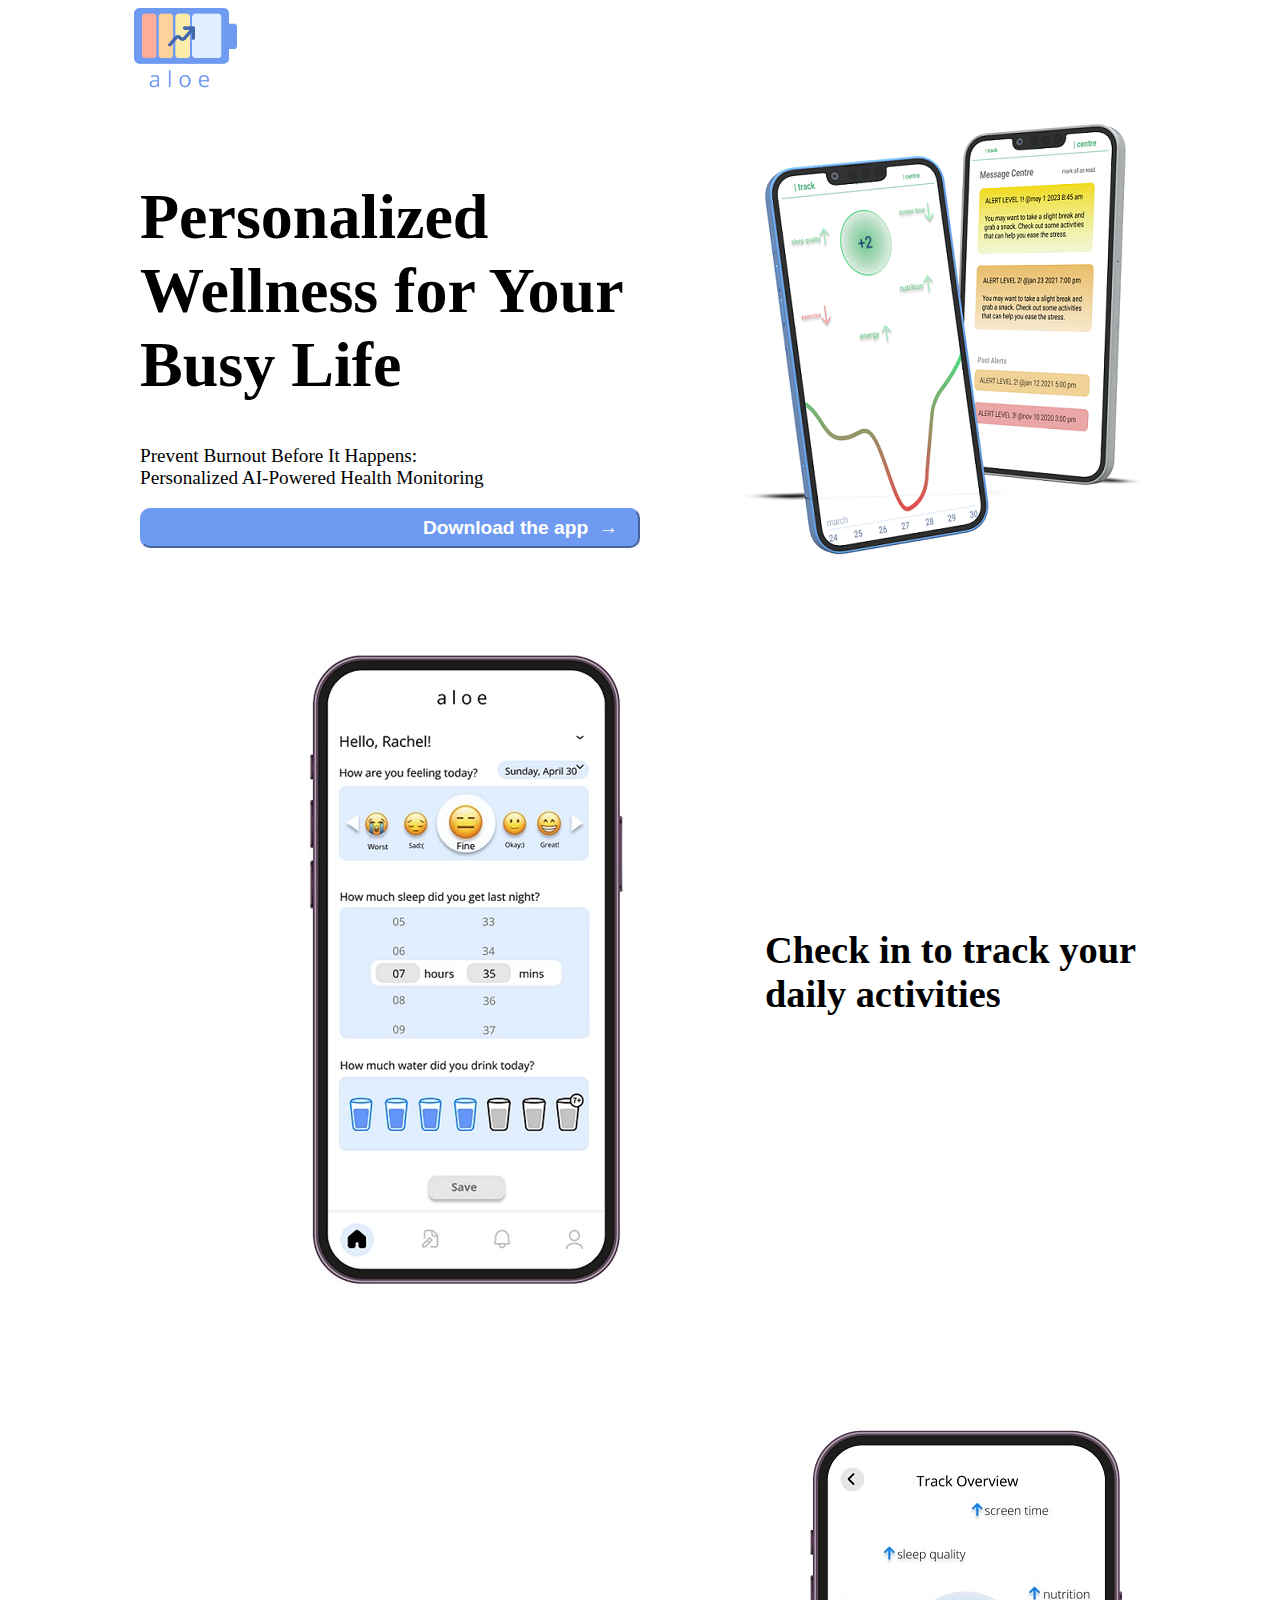
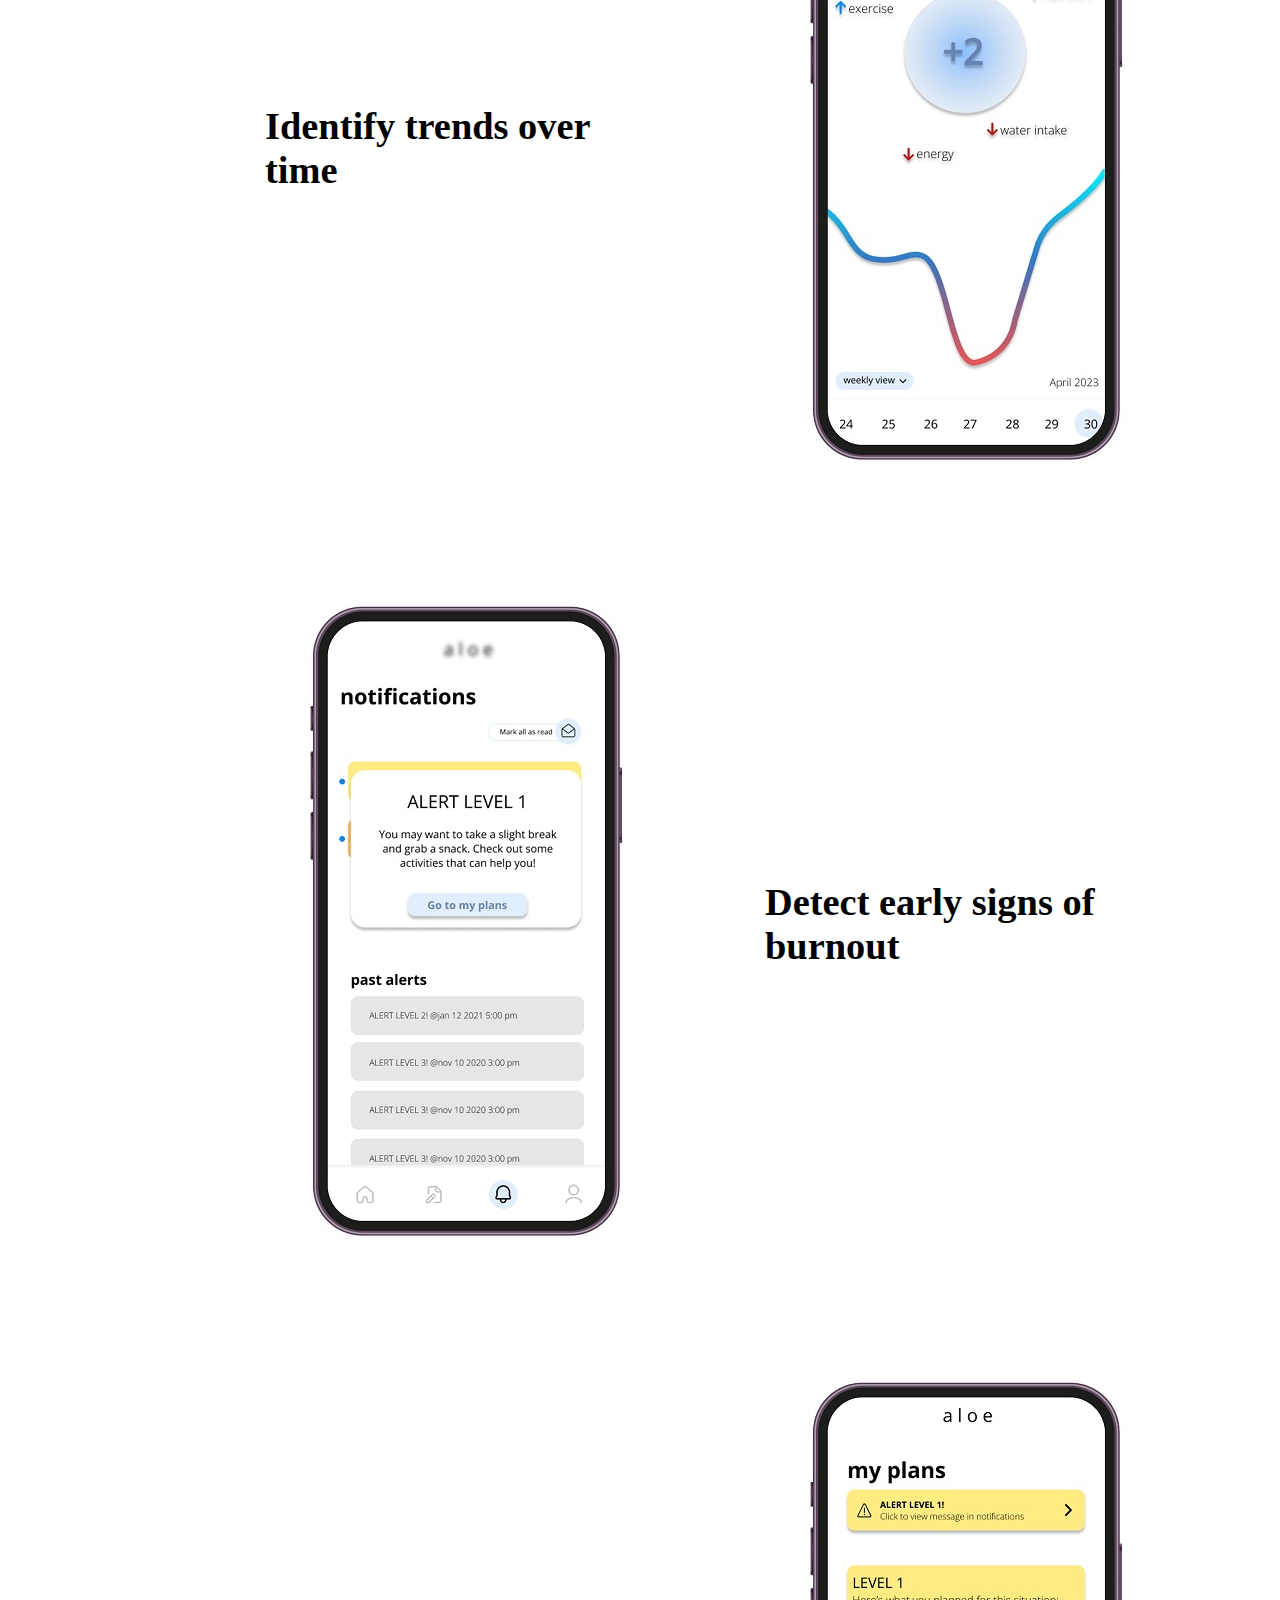
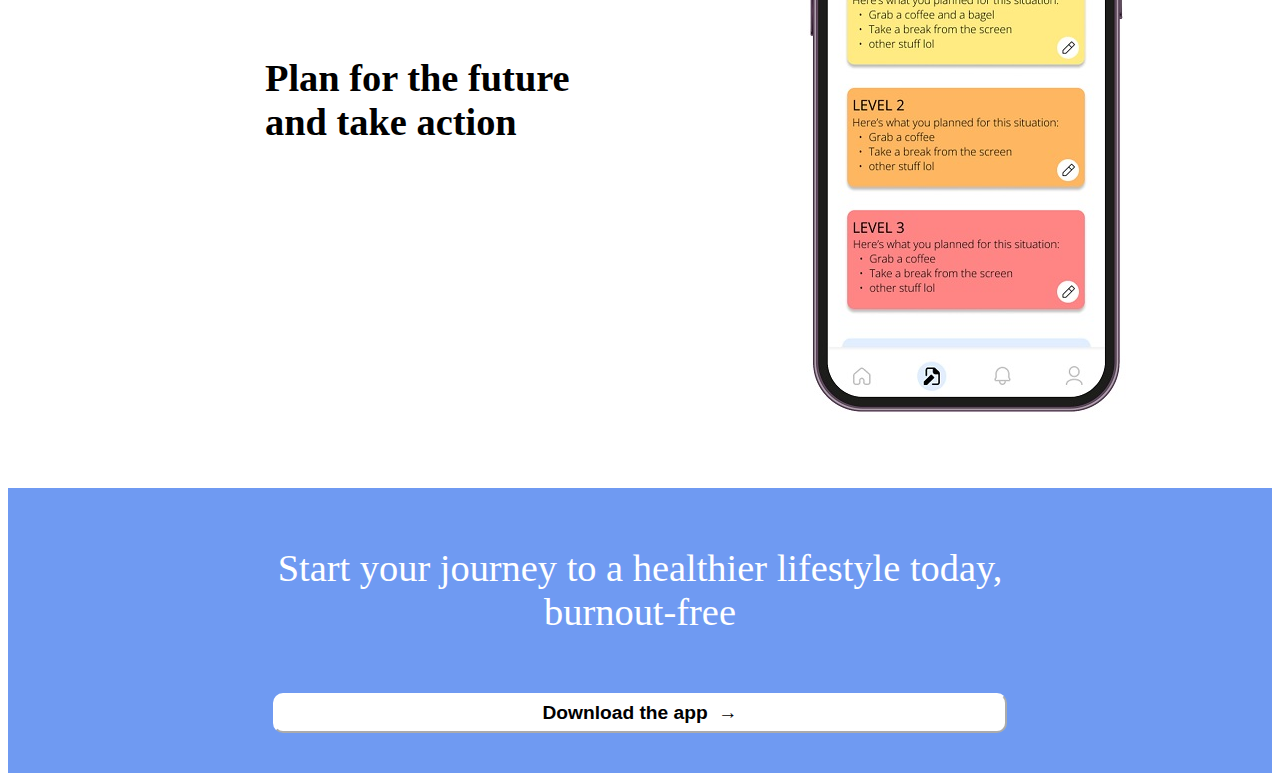
<file: index.html>
<!DOCTYPE html>
<html lang="en">
  <head>
    <meta charset="UTF-8" />
    <title>aloe - Personalized Health for Burnout Prevention</title>
    <script src="index.js?version=2" defer></script>
    <link rel="stylesheet" href="index.css" />
  </head>
  <body>
    <main>
      <header>
        <img class="logo" src="images/logo_battery.png" alt="Your Logo" />
      </header>
      <div class="container">
        <div class="text">
          <h1 class="h1">Personalized Wellness for Your Busy Life</h1>
          <p class="p">
            Prevent Burnout Before It Happens: <br />
            Personalized AI-Powered Health Monitoring
          </p>
          <input
            class="button1"
            type="button"
            value="Download the app  →"
            id="redirect-btn"
          />
        </div>
        <div class="image">
          <img src="images/mockup3.png" alt="iphone" />
        </div>
      </div>
      <div class="container">
        <div class="image">
          <img src="images/iphone14_mu1_350.jpg" alt="iphone14 mockup1" />
        </div>
        <div class="text">
          <h1 class="textmu">Check in to track your daily activities</h1>
        </div>
      </div>
      <div class="container">
        <div class="text">
          <h1 class="textmu">Identify trends over time</h1>
        </div>
        <div class="image">
          <img src="images/iphone14_mu2_350.jpg" alt="iphone14 mockup2" />
        </div>
      </div>
      <div class="container">
        <div class="image">
          <img src="images/iphone14_mu3_350.jpg" alt="iphone14 mockup3" />
        </div>
        <div class="text">
          <h1 class="textmu">Detect early signs of burnout</h1>
        </div>
      </div>
      <div class="container">
        <div class="text">
          <h1 class="textmu">Plan for the future and take action</h1>
        </div>
        <div class="image">
          <img src="images/iphone14_mu4_350.jpg" alt="iphone14 mockup4" />
        </div>
      </div>

      <div class="end">
        <p class="h2">
          Start your journey to a healthier lifestyle today, <br />
          burnout-free
        </p>
        <div class="button3">
          <input
            class="button2"
            type="button"
            value="Download the app  →"
            id="redirect-btn"
          />
        </div>
      </div>
    </main>
  </body>
  <!--
  <footer>
    <p>made with &#128151; by Ellen Wei</p>
  </footer> -->
</html>
</file>
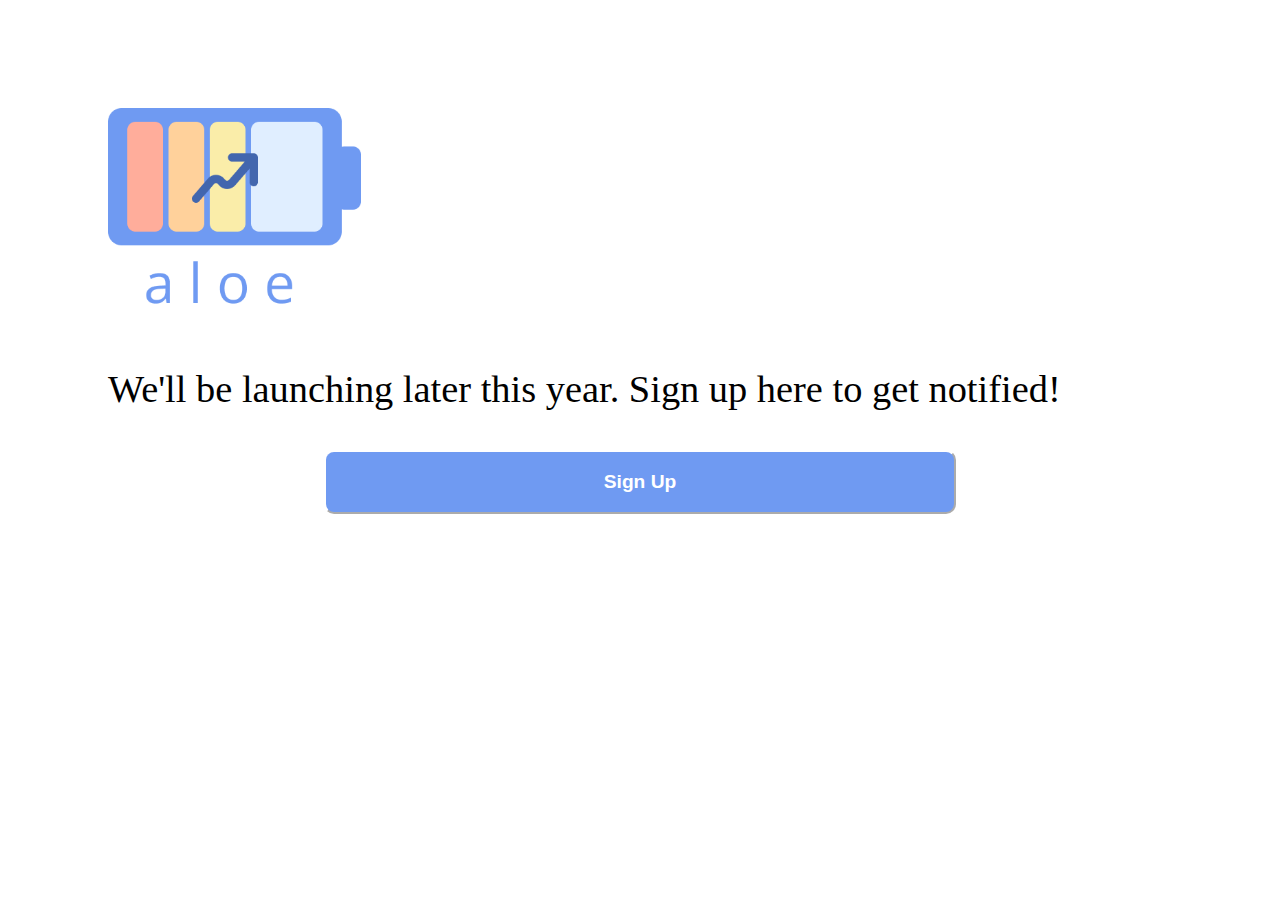
<file: email.html>
<!DOCTYPE html>
<html lang="en">
  <head>
    <meta charset="UTF-8" />
    <title>aloe</title>
    <script src="email.js?version=1" defer></script>
    <link rel="stylesheet" href="email.css" />
  </head>
  <body>
    <main>
      <section>
        <img class="logo" src="images/logo_battery.png" alt="Your Logo" />
        <p class="message">
          We'll be launching later this year. Sign up here to get notified!
        </p>
        <div style="text-align: center">
          <input class="button1" type="button" value="Sign Up" id="form-btn" />
        </div>
      </section>
    </main>
  </body>
</html>
</file>
<file: index.css>
.header {
    display: flex;
    align-items: center;
    justify-content: flex-start;
    padding: 10px;
    background-color: #f2f2f2;
}
.logo {
    margin-left: 10%;
    width: 8vw;
    height: auto;
}

.container {
    display: flex;
    align-items: center;
    justify-content: flex-start;
    flex-wrap: wrap;
    margin: 0 auto;
    max-width: 1000px; 
    padding: 20px;
}

.text {
    flex-basis: 50%;
    text-align: left;
    /*padding-right: 0px;*/
}

.h1{
    font-size: 5vw;
}

.textmu{
    font-size: 3vw;
    padding-left: 125px;
}
.p{
    font-size: 1.5vw;
}
.image {
    flex-basis: 50%;
    text-align: right;
    max-width: 50%;
    height: auto;
}

footer {
    padding: 10px;
    position: fixed;
    bottom: 0;
    width: 100%;
    text-align: center;
}

.button1 {
    width: 100%;
    height: 40px;
    border-top-left-radius: 10px;
    border-top-right-radius: 10px;
    border-bottom-left-radius: 10px;
    border-bottom-right-radius: 10px;
    text-align: right;
    padding: 0 20px ;
    font-size: 1.5vw;
    background-color: #6F9AF2;
    border-color: #6F9AF2;
    color: white;
    font-weight: bold;
}

.button2 {
    width: 60%;
    height: 40px;
    border-top-left-radius: 10px;
    border-top-right-radius: 10px;
    border-bottom-left-radius: 10px;
    border-bottom-right-radius: 10px;
    font-size: 1.5vw;
    margin: 20px 20px;
    background-color: white;
    border-color: white;
    color: black;
    font-weight: bold;
}

.button3 {
    text-align: center;
}

.end {
    padding: 20px 20px;
    background-color: #6F9AF2;
}

.h2 {
    text-align: center;
    font-size: 3vw;
    color: white;
    font-weight: medium;
}
</file>
<file: email.css>
.message {
    font-size: 3vw;
    padding: 0 100px 0 100px;
    text-align: left;
}

.button1 {
    width: 50%;
    height: 5vw;
    border-top-left-radius: 10px;
    border-top-right-radius: 10px;
    border-bottom-left-radius: 10px;
    border-bottom-right-radius: 10px;
    text-align: center;
    padding: 0 20px ;
    font-size: 1.5vw;
    background-color: #6F9AF2;
    font-weight: bold;
    color: white;
    border-color: white;
}

.logo {
    width: 20%;
    padding: 100px 0 0 100px;
    margin: 0;
}
</file>
